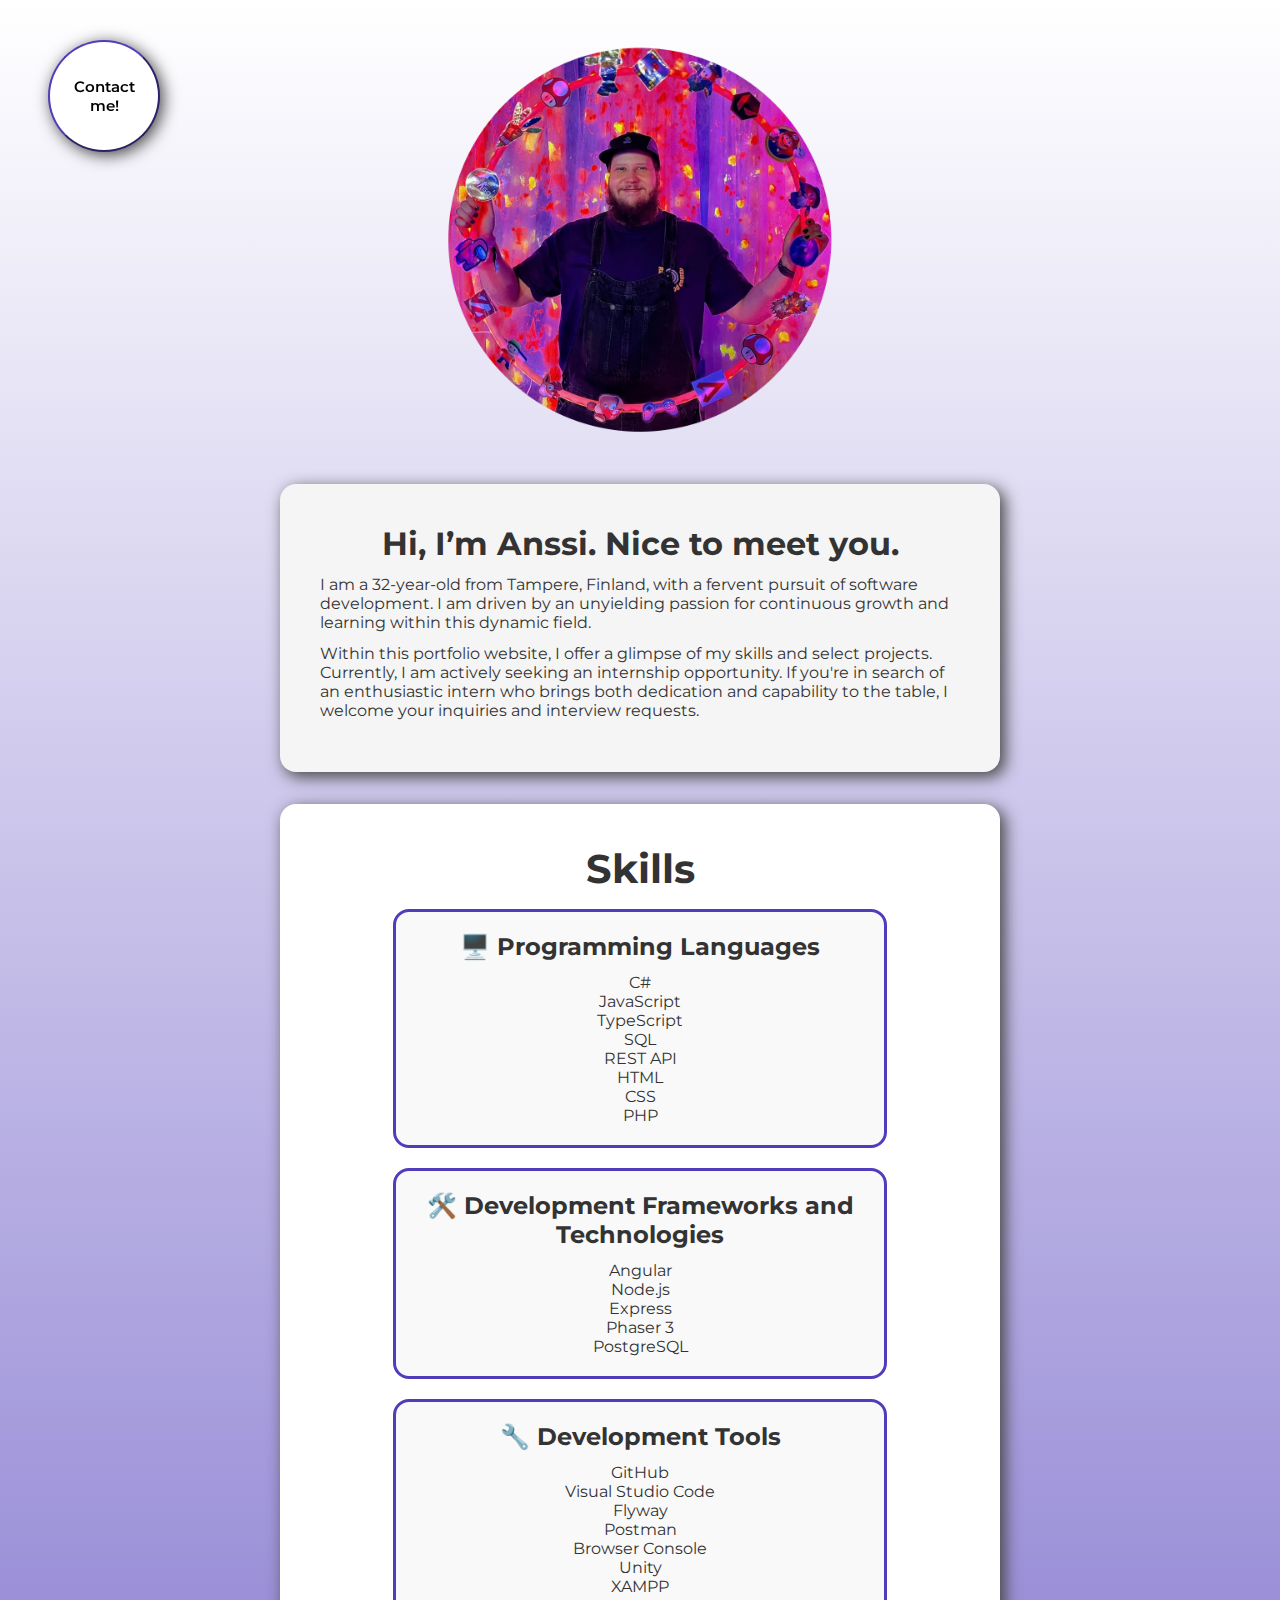
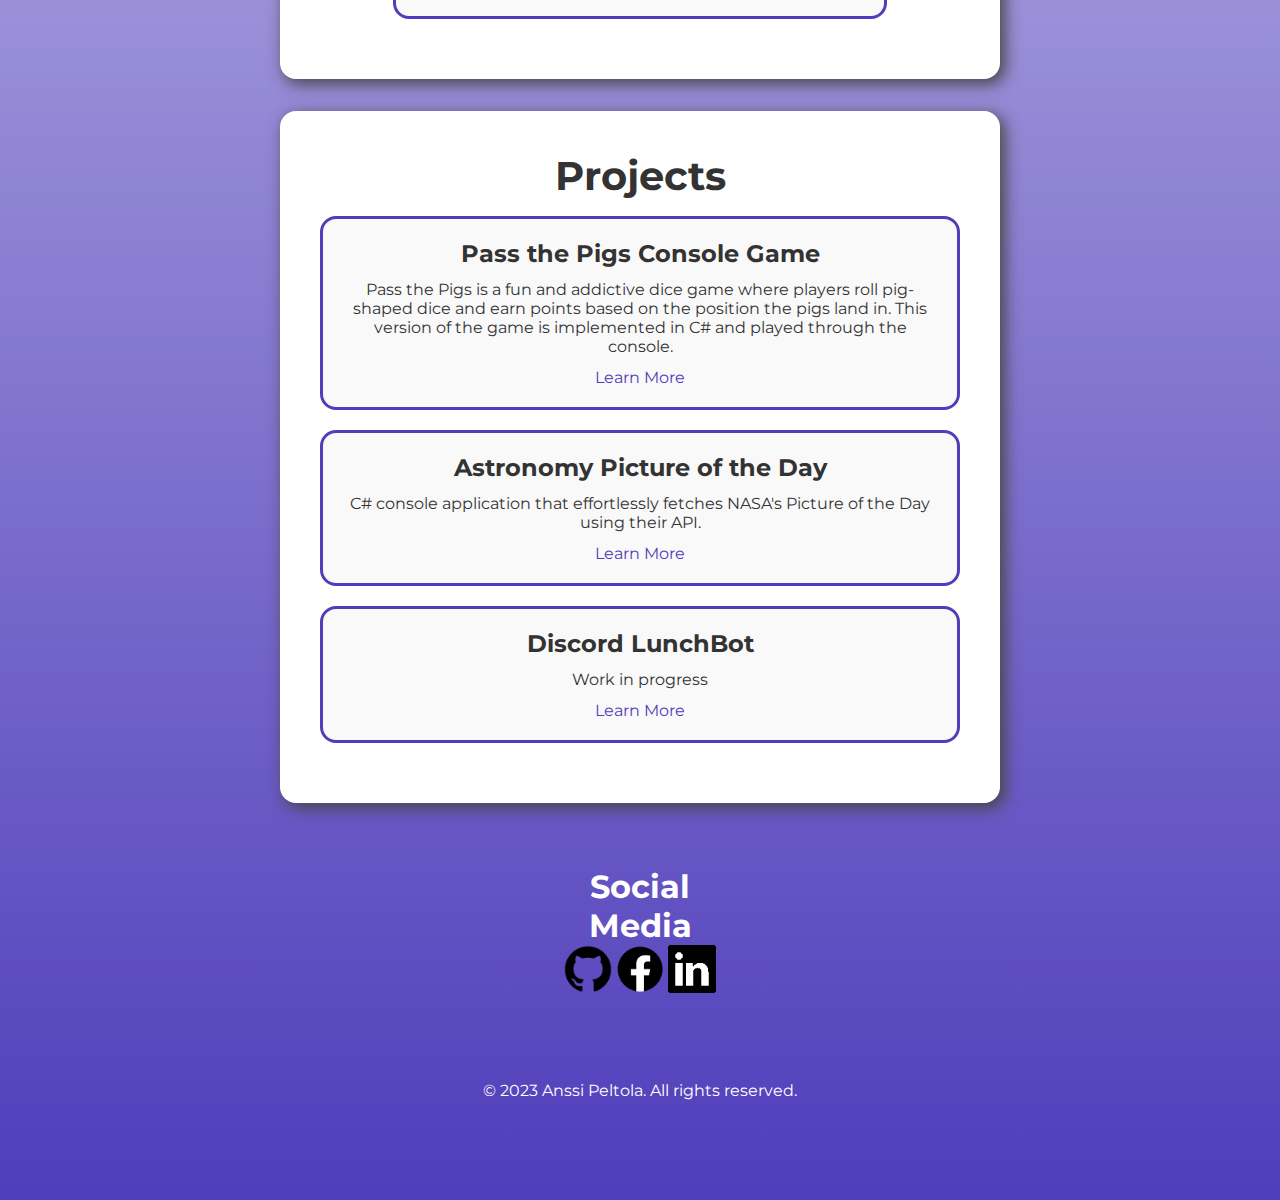
<file: index.html>
<!DOCTYPE html>
<html lang="en">
  <head>
    <meta charset="UTF-8" />
    <meta name="viewport" content="width=device-width, initial-scale=1.0" />
    <title>Anssi Peltola - Portfolio</title>
    <link rel="stylesheet" href="styles.css" />
  </head>
  <body>
    <style>
      @import url("https://fonts.googleapis.com/css2?family=Montserrat:wght@500&display=swap");
    </style>
    <header>
      <button class="show-contact">Contact me!</button>
      <button onclick="topFunction()" id="goTopBtn" title="Go to top">
        ⬆ Top
      </button>
    </header>

    <section id="profileimg">
      <a href="form.html"
        ><img src="images/profile.png" alt="Profile" class="profileimg"
      /></a>
    </section>

    <section id="about">
      <h1>Hi, I’m Anssi. Nice to meet you.</h1>
      <p>
        I am a 32-year-old from Tampere, Finland, with a fervent pursuit of
        software development. I am driven by an unyielding passion for
        continuous growth and learning within this dynamic field.
      </p>
      <p>
        Within this portfolio website, I offer a glimpse of my skills and select
        projects. Currently, I am actively seeking an internship opportunity. If
        you're in search of an enthusiastic intern who brings both dedication
        and capability to the table, I welcome your inquiries and interview
        requests.
      </p>
    </section>

    <section id="skills">
      <h1>Skills</h1>
      <div class="skill">
        <h2>🖥️ Programming Languages</h2>
        <p>C#</p>
        <p>JavaScript</p>
        <p>TypeScript</p>
        <p>SQL</p>
        <p>REST API</p>
        <p>HTML</p>
        <p>CSS</p>
        <p>PHP</p>
      </div>
      <div class="skill">
        <h2>🛠️ Development Frameworks and Technologies</h2>
        <p>Angular</p>
        <p>Node.js</p>
        <p>Express</p>
        <p>Phaser 3</p>
        <p>PostgreSQL</p>
      </div>
      <div class="skill">
        <h2>🔧 Development Tools</h2>
        <p>GitHub</p>
        <p>Visual Studio Code</p>
        <p>Flyway</p>
        <p>Postman</p>
        <p>Browser Console</p>
        <p>Unity</p>
        <p>XAMPP</p>
      </div>
    </section>

    <section id="projects">
      <h1>Projects</h1>
      <div class="project">
        <h2>Pass the Pigs Console Game</h2>
        <p>
          Pass the Pigs is a fun and addictive dice game where players roll
          pig-shaped dice and earn points based on the position the pigs land
          in. This version of the game is implemented in C# and played through
          the console.
        </p>
        <a href="https://github.com/AnssiPeltola/PassThePigs">Learn More</a>
      </div>
      <div class="project">
        <h2>Astronomy Picture of the Day</h2>
        <p>
          C# console application that effortlessly fetches NASA's Picture of the
          Day using their API.
        </p>
        <a href="https://github.com/AnssiPeltola/NASA-PictureOfTheDay-API"
          >Learn More</a
        >
      </div>
      <div class="project">
        <h2>Discord LunchBot</h2>
        <p>Work in progress</p>
        <a href="https://github.com/AnssiPeltola/LunchDiscordBot">Learn More</a>
      </div>
    </section>

    <section id="socialmedia">
      <h1>Social Media</h1>
      <p>
        <a href="https://github.com/AnssiPeltola">
          <img src="images/github-mark.png" alt="GitHub Logo" class="logo" />
          <img
            src="images/github-mark-white.png"
            alt="GitHub Logo (White)"
            class="logo"
          />
        </a>
        <a href="https://www.facebook.com/anssi.peltola/">
          <img
            src="images/f_logo_RGB-Black_58.png"
            alt="Facebook Logo"
            class="logo"
          />
          <img
            src="images/f_logo_RGB-White_58.png"
            alt="Facebook Logo (White)"
            class="logo"
          />
        </a>
        <a href="https://www.linkedin.com/in/anssi-peltola-363255107/">
          <img src="images/In-Black-72.png" alt="LinkedIn Logo" class="logo" />
          <img
            src="images/In-White-72.png"
            alt="LinkedIn Logo (White)"
            class="logo"
          />
        </a>
      </p>
    </section>

    <footer>
      <p>&copy; 2023 Anssi Peltola. All rights reserved.</p>
    </footer>

    <section id="contacthidden">
      <div class="contact hidden">
        <button class="close-contact">&times;</button>
        <div class="contact-content">
          <div class="contact-text">
            <h1>Contact Me</h1>
            <p>
              Email:
              <a href="mailto:anssipeltola@hotmail.com"
                >anssipeltola@hotmail.com</a
              >
            </p>
            <p>Phone: +35840024****</p>
            <p>Address: Itsenäisyydenkatu 18 **</p>
            <p>FI-33500 TAMPERE</p>
            <p>FINLAND</p>
          </div>
          <div class="contact-map">
            <iframe
              src="https://www.google.com/maps/embed?pb=!1m18!1m12!1m3!1d951.9307855102961!2d23.784574139140428!3d61.49861417383124!2m3!1f0!2f0!3f0!3m2!1i1024!2i768!4f13.1!3m3!1m2!1s0x468edf5673cdeeef%3A0x54bfcf1c76b810ed!2sItsen%C3%A4isyydenkatu%2018%2C%2033500%20Tampere!5e0!3m2!1sfi!2sfi!4v1693223567084!5m2!1sfi!2sfi"
              width="400"
              height="300"
              style="border: 0"
              allowfullscreen=""
              loading="lazy"
              referrerpolicy="no-referrer-when-downgrade"
            ></iframe>
          </div>
        </div>
      </div>
      <div class="overlay hidden"></div>
    </section>

    <script src="script.js"></script>
  </body>
</html>
</file>
<file: styles.css>
/* Reset some default styles */
/* Resetting margin and padding for various elements */
body,
h1,
h2,
h3,
p,
ul,
li {
  margin: 0;
  padding: 0;
}

/* Global Styles */
/* Setting font-family and text color for the entire body */
body {
  font-family: "Montserrat", sans-serif;
  color: #333;
  background-image: linear-gradient(white, #503dbb);
  /* background-color: #ccc; */
}

/* Header Styles */
/* Navigation Styles */
header {
  list-style: none;
  margin-left: 3rem;
  margin-top: 2.5rem;
  margin-right: 3rem;
  position: fixed;
}

/* Section Styles */
/* Styling for general sections */
section {
  padding: 2.5rem; /* Adding padding around the content */
}

/* Profile img styles */
#profileimg {
  text-align: center;
}

/* Scaling profile imgae size */
.profileimg {
  max-width: 25rem;
  height: auto;
}

/* Styling for the "About" section */
#about {
  background-color: #f5f5f5;
  margin: auto;
  width: 50%;
  border-radius: 1rem;
  margin-bottom: 2rem;
  box-shadow: 0.3rem 0.3rem 1rem #474747;
}

#about h1 {
  padding-bottom: 0.75rem;
  text-align: center;
}

#about p {
  padding-bottom: 0.75rem;
}

/* Skills Section Styles */
/* Styling for the "Skills" section */
#skills {
  text-align: center;
  background-color: #fff;
  margin: auto;
  width: 50%;
  border-radius: 1rem;
  margin-bottom: 2rem;
  box-shadow: 0.3rem 0.3rem 1rem #474747;
}

#skills h1 {
  font-size: 2.5rem;
  margin-bottom: 1rem;
  color: #333;
}

.skill {
  width: 70%;
  height: auto;
  margin: 0 auto 1.25rem;
  padding: 1.25rem;
  border: 0.2rem solid #503dbb;
  background-color: #f9f9f9;
  border-radius: 1rem;
}

.skill h2 {
  padding-bottom: 0.75rem;
}

/* Projects Section Styles */
/* Styling for the "Projects" section */
#projects {
  text-align: center;
  background-color: #fff;
  margin: auto;
  width: 50%;
  border-radius: 1rem;
  margin-bottom: 2rem;
  box-shadow: 0.3rem 0.3rem 1rem #474747;
}

#projects h1 {
  font-size: 2.5rem;
  margin-bottom: 1rem;
  color: #333;
}

.project {
  margin-bottom: 1.25rem;
  padding: 1.25rem;
  border: 0.2rem solid #503dbb;
  background-color: #f9f9f9;
  border-radius: 1rem;
}

.project h2 {
  padding-bottom: 0.75rem;
}

.project p {
  padding-bottom: 0.75rem;
}

/* Social Media Section Styles */
/* Styling for the "Social Media" section */
#socialmedia {
  /* background-color: #503dbb; */
  color: #fff;
  text-align: center;
  margin: auto;
  width: 15%;
  padding: 2rem;
  border-radius: 1rem;
  margin-bottom: 2rem;
}

#socialmedia p {
  text-align: center;
}

.logo {
  max-width: 3rem;
  height: auto;
}

.logo:last-child {
  display: none;
}

/* Show the white logo when hovering over the link */
#socialmedia a:hover .logo:last-child {
  display: inline;
}

/* Hide the black logo when hovering over the link */
#socialmedia a:hover .logo:first-child {
  display: none;
}

/* Footer Styles */
/* Styling for the footer section */
footer {
  text-align: center;
  margin: auto;
  padding: 1.25rem;
  width: 25%;
  /* background-color: #503dbb; */
  color: #fff;
  border-radius: 1rem;
}

.hidden {
  display: none;
}

/* Contact me button */
.show-contact {
  font-weight: 600;
  font-family: "Montserrat", sans-serif;
  font-size: 15px; /* Increase font size */
  padding: 0.75rem 1.5rem;
  /* border: none; */
  border-color: #503dbb;
  background-color: #fff;
  color: #000000;
  border-radius: 50%;
  height: 7rem;
  width: 7rem;
  cursor: pointer;
  box-shadow: 0.2rem 0.2rem 1rem #474747;
}

/* Contact box */
.contact {
  position: fixed;
  top: 50%;
  left: 50%;
  transform: translate(-50%, -50%);
  width: 50%;

  background-color: white;
  padding: 5rem;
  border-radius: 5px;
  box-shadow: 0 3rem 5rem rgba(0, 0, 0, 0.3);
  z-index: 10;
}

/* Contact boxes X button */
.close-contact {
  position: absolute;
  top: 1.2rem;
  right: 2rem;
  font-size: 5rem;
  color: #333;
  cursor: pointer;
  border: none;
  background: none;
}

/* Flexbox layout for contact content */
.contact-content {
  display: flex;
  align-items: center;
}

/* Style for the text side */
.contact-text {
  flex: 1;
  padding: 1rem;
}

.contact-text h1 {
  padding-bottom: 1rem;
}

/* Style for the map side */
.contact-map {
  flex: 1;
  padding: 1rem;
  display: flex;
  justify-content: center;
  align-items: center;
}

/* Responsive adjustments */
/* @media (max-width: 768px) {
  .contact-content {
    flex-direction: column;
  }
  .contact-map {
    margin-top: 1rem;
  }
} */

/* Blur overlay */
.overlay {
  position: fixed;
  top: 0;
  left: 0;
  width: 100%;
  height: 100%;
  background-color: rgba(0, 0, 0, 0.6);
  backdrop-filter: blur(3px);
  z-index: 5;
}

/* Links Styles */
/* Styling for links and their hover effect */
a {
  color: #503dbb;
  text-decoration: none;
}

/* a:hover {
  text-decoration: underline;
} */

#goTopBtn {
  display: none; /* Hidden by default */
  position: fixed; /* Fixed/sticky position */
  bottom: 1rem; /* Place the button at the bottom of the page */
  right: 1rem; /* Place the button 30px from the right */
  z-index: 99; /* Make sure it does not overlap */
  outline: none; /* Remove outline */
  background-color: white; /* Set a background color */
  color: rgb(0, 0, 0); /* Text color */
  cursor: pointer; /* Add a mouse pointer on hover */
  padding: 1rem; /* Some padding */
  border-radius: 1rem; /* Rounded corners */
  font-size: 18px; /* Increase font size */
  font-family: "Montserrat", sans-serif;
  font-weight: 600;
  box-shadow: 0.2rem 0.2rem 1rem #474747;
  border-color: #503dbb;
}

#goTopBtn:hover {
  background-color: #e7e7e7; /* Add a dark-grey background on hover */
}
</file>
